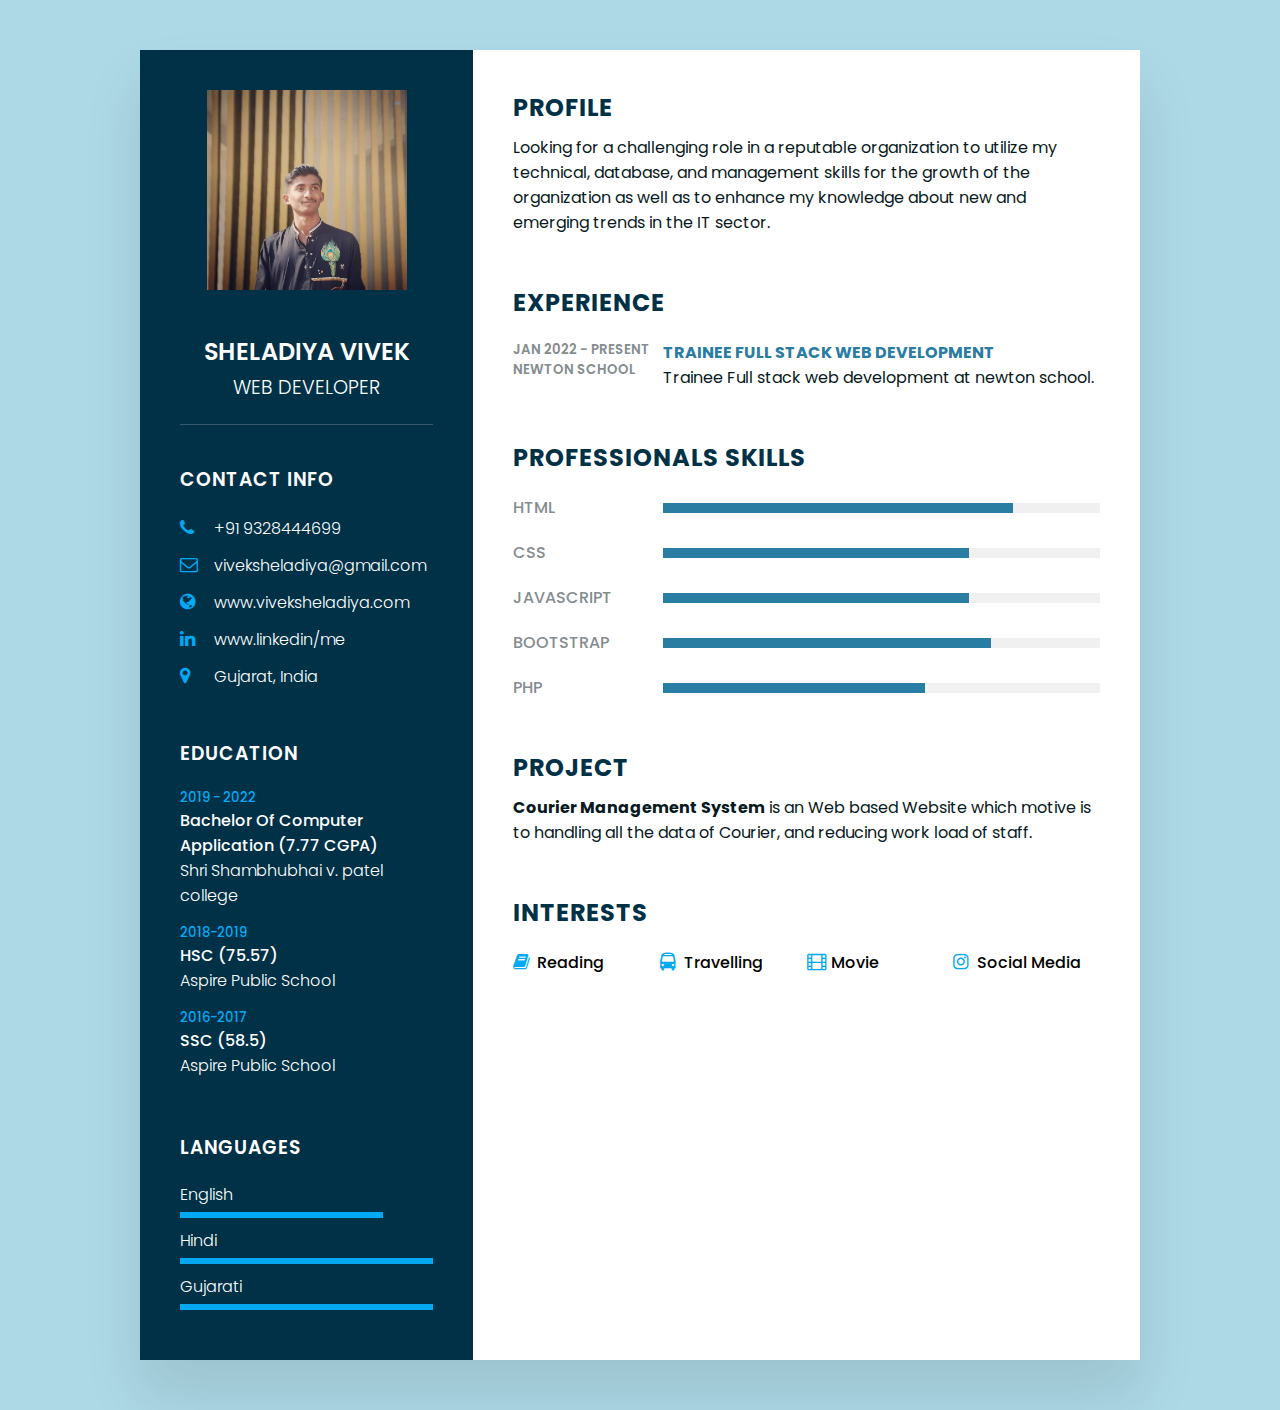
<file: cv/Responsive-CV.html>
<!doctype html>
<html lang="en">

<head>
    <meta charset="UTF-8">
    <meta name="viewport"
        content="width=device-width, user-scalable=no, initial-scale=1.0, maximum-scale=1.0, minimum-scale=1.0">
    <meta http-equiv="X-UA-Compatible" content="ie=edge">
    <title>Responsive CV </title>
    <link rel="stylesheet" href="https://cdnjs.cloudflare.com/ajax/libs/font-awesome/4.7.0/css/font-awesome.css"
        integrity="sha512-5A8nwdMOWrSz20fDsjczgUidUBR8liPYU+WymTZP1lmY9G6Oc7HlZv156XqnsgNUzTyMefFTcsFH/tnJE/+xBg=="
        crossorigin="anonymous" referrerpolicy="no-referrer" />
    <link rel="stylesheet" type="text/css" href="./styles.css">
</head>

<body>
    <div class="container">
        <div class="left_Side">
            <div class="profileText">
                <div class="imgBx">
                    <img class="photo" src="./profile.jpg">
                </div>
                <br>
                <h2>SHELADIYA VIVEK <br><span>WEB DEVELOPER</span> </h2>
            </div>

            <div class="contactInfo">
                <h3 class="title">Contact Info</h3>
                <ul>
                    <li>
                        <span class="icon"><i class="fa fa-phone" aria-hidden="true"></i></span>
                        <span class="text">+91 9328444699</span>
                    </li>
                    <li>
                        <span class="icon"><i class="fa fa-envelope-o" aria-hidden="true"></i></span>
                        <span class="text">viveksheladiya@gmail.com</span>
                    </li>
                    <li>
                        <span class="icon"><i class="fa fa-globe" aria-hidden="true"></i></span>
                        <span class="text">www.viveksheladiya.com</span>
                    </li>
                    <li>
                        <span class="icon"><i class="fa fa-linkedin" aria-hidden="true"></i></span>
                        <span class="text">www.linkedin/me</span>
                    </li>
                    <li>
                        <span class="icon"><i class="fa fa-map-marker" aria-hidden="true"></i></span>
                        <span class="text">Gujarat, India</span>
                    </li>
                </ul>
            </div>
            <div class="contactInfo education">
                <h3 class="title">Education</h3>
                <ul>
                    <li>
                        <h5>2019 - 2022</h5>
                        <h4>Bachelor Of Computer Application (7.77 CGPA)</h4>
                        <h4>Shri Shambhubhai v. patel college</h4>
                    </li>
                    <li>
                        <h5>2018-2019</h5>
                        <h4>HSC (75.57)</h4>
                        <h4>Aspire Public School</h4>
                    </li>
                    <li>
                        <h5>2016-2017</h5>
                        <h4>SSC (58.5)</h4>
                        <h4>Aspire Public School</h4>
                    </li>
                </ul>
            </div>
            <div class="contactInfo language">
                <h3 class="title">Languages</h3>
                <ul>
                    <li>
                        <span class="text">English</span>
                        <span class="percent" style="width: 80%;">
                            <div data-language="english"></div>
                        </span>
                    </li>
                </ul>
                <ul>
                    <li>
                        <span class="text">Hindi</span>
                        <span class="percent">
                            <div data-language="russian"></div>
                        </span>
                    </li>
                </ul>
                <ul>
                    <li>
                        <span class="text">Gujarati</span>
                        <span class="percent">
                            <div data-language="french"></div>
                        </span>
                    </li>
                </ul>
            </div>
        </div>
        <div class="right_Side">
            <div class="about">
                <h2 class="title2">Profile</h2>
                <p>Looking for a challenging role in a reputable organization to utilize my technical, database, and
                    management skills for the growth of the organization as well as to enhance my knowledge about new
                    and emerging trends in the IT sector.
                </p>
            </div>

            <div class="about">
                <h2 class="title2">Experience</h2>
                <div class="box">
                    <div class="year_company">
                        <h5>Jan 2022 - Present</h5>
                        <h5>Newton School</h5>
                    </div>
                    <div class="text">
                        <h4>Trainee Full Stack Web Development</h4>
                        <p>Trainee Full stack web development at newton school.</p>
                    </div>
                </div>
            </div>

            <div class="about skills">
                <h2 class="title2">Professionals skills</h2>
                <div class="box">
                    <h4>HTML</h4>
                    <div class="abc">
                        <div class="percent" style="width: 80%;">
                            <div data-knowledge="html"></div>
                        </div>
                    </div>
                </div>
                <div class="box">
                    <h4>CSS</h4>
                    <div class="abc">
                        <div class="percent" style="width: 70%;">
                            <div data-knowledge="html"></div>
                        </div>
                    </div>
                </div>
                <div class="box">
                    <h4>JavaScript</h4>
                    <div class="abc">
                        <div class="percent" style="width: 70%;">
                            <div data-knowledge="html"></div>
                        </div>
                    </div>
                </div>
                <div class="box">
                    <h4>Bootstrap</h4>
                    <div class="abc">
                        <div class="percent" style="width: 75%;">
                            <div data-knowledge="html"></div>
                        </div>
                    </div>
                </div>
                <div class="box">
                    <h4>Php</h4>
                    <div class="abc">
                        <div class="percent" style="width: 60%;">
                            <div data-knowledge="html"></div>
                        </div>
                    </div>
                </div>
            </div>

            <div class="about">
                <h2 class="title2">Project</h2>
                <p><b>Courier Management System</b> is an Web based Website which motive is to handling all the data
                    of Courier, and reducing work load of staff.
                </p>
            </div>

            <div class="about interest">
                <h2 class="title2">Interests</h2>
                <ul>
                    <li><i class="fa fa-book" aria-hidden="true"></i> Reading</li>
                    <li><i class="fa fa-bus" aria-hidden="true"></i> Travelling</li>
                    <li><i class="fa fa-film" aria-hidden="true"></i> Movie</li>
                    <li><i class="fa fa-instagram" aria-hidden="true"></i> Social Media</li>
                </ul>
            </div>
        </div>
    </div>
</body>
</html>
</file>
<file: cv/styles.css>
@import url('https://fonts.googleapis.com/css2?family=Poppins:wght@200;300;400;500;600;700;800;900&display=swap');

* {
    margin: 0;
    padding: 0;
    box-sizing: border-box;
    font-family: 'Poppins', SansSerif;
}

body {
    background-color: lightblue;
    display: flex;
    justify-content: center;
    align-items: center;
    min-height: 100vh;
}

.container {
    position: relative;
    width: 100%;
    max-width: 1000px;
    min-height: 1000px;
    background-color: #fff;
    margin: 50px;
    display: grid;
    grid-template-columns: 1fr 2fr;
    box-shadow: 0 35px 55px rgba(0, 0, 0, 0.1);
}

.container .left_Side {
    position: relative;
    background-color: #003147;
    padding: 40px;
}

.profileText {
    position: relative;
    display: flex;
    flex-direction: column;
    align-items: center;
    padding-bottom: 20px;
    border-bottom: 1px solid rgba(255, 255, 255, 0.2);
}

.profileText .imgBx {
    position: relative;
    width: 200px;
    height: 200px;
    border-radius: 50%;
}

.profileText .imgBx img {
    position: absolute;
    top: 0;
    left: 0;
    width: 100%;
    height: 100%;
    object-fit: cover;
}

.photo {
    width: 100%;
    height: auto;
}

.profileText h2 {
    color: #fff;
    font-size: 1.5em;
    margin-top: 20px;
    text-transform: uppercase;
    text-align: center;
    font-weight: 600;
    line-height: 1.4em;
}

.profileText h2 span {
    font-size: 0.8em;
    font-weight: 300;
}

.contactInfo {
    padding-top: 40px;
}

.title {
    color: #fff;
    text-transform: uppercase;
    font-weight: 600;
    letter-spacing: 1px;
    margin-bottom: 20px;
}

.contactInfo ul {
    position: relative;
}

.contactInfo ul li {
    list-style: none;
    position: relative;
    margin: 10px 0;
    cursor: pointer;
}

.contactInfo ul li .icon {
    display: inline-block;
    width: 30px;
    font-size: 18px;
    color: #03a9f4;
}

.contactInfo ul li span {
    color: #fff;
    font-weight: 300;
}

.contactInfo.education li {
    margin-bottom: 15px;
}

.contactInfo.education h5 {
    color: #03a9f4;
    font-weight: 500;
}

.contactInfo.education h4:nth-child(2) {
    color: #fff;
    font-weight: 500;
}

.contactInfo.education h4 {
    color: #fff;
    font-weight: 300;
}

.contactInfo.language .percent {
    position: relative;
    width: 100%;
    height: 6px;
    background-color: #081921;
    display: block;
    margin-top: 5px;
}

.contactInfo.language .percent div {
    position: relative;
    top: 0;
    left: 0;
    height: 100%;
    background-color: #03a9f4;
}

.container .right_Side {
    position: relative;
    background-color: #fff;
    padding: 40px;
}

.about {
    margin-bottom: 50px;
}

.about:last-child {
    margin-bottom: 0;
}

.title2 {
    color: #003147;
    text-transform: uppercase;
    letter-spacing: 1px;
    margin-bottom: 10px;
}

p {
    color: #081921;
}

.about .box {
    display: flex;
    flex-direction: row;
    margin: 20px 0;
}

.about .box .year_company {
    min-width: 150px;
}

.about .box .year_company h5 {
    text-transform: uppercase;
    color: #848c90;
    font-weight: 600;
}

.about .box .text h4 {
    text-transform: uppercase;
    color: #2a7da2;
    font-size: 16px;
}

.skills .box {
    position: relative;
    width: 100%;
    display: grid;
    grid-template-columns: 150px 1fr;
    justify-content: center;
    align-items: center;
}

.skills .box h4 {
    text-transform: uppercase;
    color: #848c90;
    font-weight: 500;
}

.skills .box .abc {
    position: relative;
    width: 100%;
    height: 10px;
    background-color: #f0f0f0;
}

.skills .box .abc .percent {
    position: relative;
    width: 100%;
    height: 10px;
    background-color: #2a7da2;
}

.skills .box .abc .percent div {
    position: absolute;
    top: 0;
    left: 0;
    height: 100%;
    background-color: #03a9f4;
}

.interest ul {
    display: grid;
    grid-template-columns: repeat(4, 1fr);
}

.interest ul li {
    list-style: none;
    color: black;
    font-weight: 500;
    margin: 10px 0;
}

.interest ul li .fa {
    color: #03a9f4;
    font-size: 18px;
    width: 20px;
}

@media (max-width: 1000px) {
    .container {
        margin: 10px;
        grid-template-columns: repeat(1, 1fr);
    }

    .interest ul {
        grid-template-columns: repeat(2, 1fr);
    }
}

@media (max-width: 600px) {
    .about .box {
        flex-direction: column;
    }

    .about .box .year_company {
        margin-bottom: 5px;
    }

    .interest ul {
        grid-template-columns: repeat(1, 1fr);
    }

    .skills .box {
        grid-template-columns: repeat(1, 1fr);
    }
}
</file>
